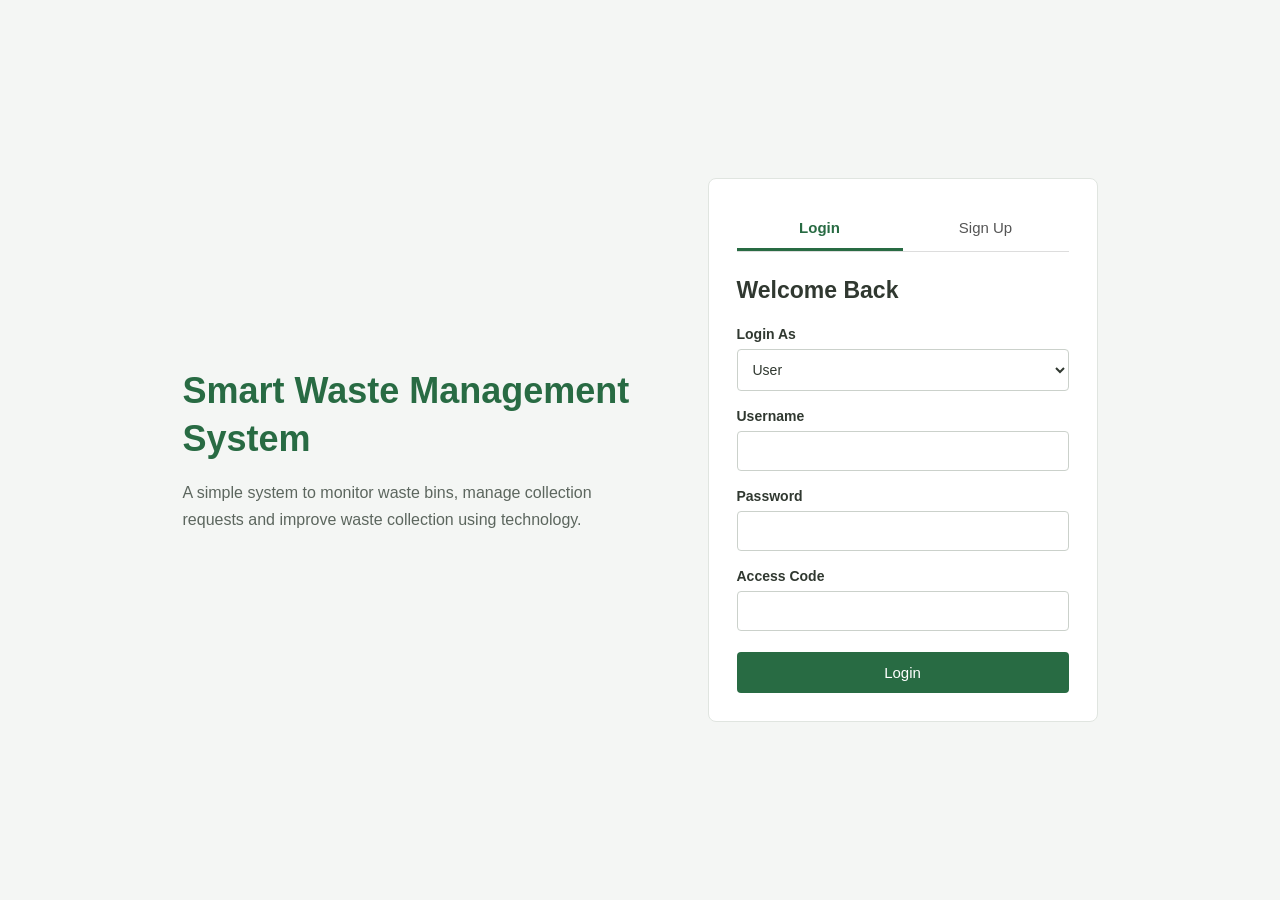
<file: frontend/index.html>
<!DOCTYPE html>
<html lang="en">
<head>
    <meta charset="UTF-8">
    <meta name="viewport" content="width=device-width, initial-scale=1.0">
    <title>Smart Waste Management System</title>

    <style>
        * {
            box-sizing: border-box;
        }

        body {
            margin: 0;
            min-height: 100vh;
            font-family: Arial, sans-serif;
            background: #f4f6f4;
            color: #303830;
        }

        .page-layout {
            min-height: 100vh;
            display: flex;
            align-items: center;
            justify-content: center;
            gap: 65px;
            padding: 35px;
        }

        .project-info {
            max-width: 460px;
        }

        .project-info h1 {
            color: #286b43;
            font-size: 36px;
            line-height: 1.35;
            margin: 0 0 15px;
        }

        .project-info p {
            color: #5c665e;
            font-size: 16px;
            line-height: 1.7;
            margin: 0;
        }

        .container {
            width: 100%;
            max-width: 390px;
            padding: 28px;
            background: #fff;
            border: 1px solid #e0e5e0;
            border-radius: 8px;
        }

        .tabs {
            display: flex;
            margin-bottom: 25px;
            border-bottom: 1px solid #ddd;
        }

        .tab {
            width: 50%;
            padding: 12px 8px;
            border: none;
            border-bottom: 3px solid transparent;
            background: #fff;
            color: #555;
            font-size: 15px;
            cursor: pointer;
        }

        .tab.active {
            color: #286b43;
            border-bottom-color: #286b43;
            font-weight: bold;
        }

        h2 {
            margin: 0 0 22px;
            font-size: 23px;
            font-weight: 600;
        }

        .form-group {
            margin-bottom: 17px;
        }

        label {
            display: block;
            margin-bottom: 7px;
            font-size: 14px;
            font-weight: bold;
        }

        input,
        select {
            width: 100%;
            padding: 11px;
            border: 1px solid #cbd1cb;
            border-radius: 4px;
            background: #fff;
            color: #303830;
            font-family: Arial, sans-serif;
            font-size: 14px;
        }

        input:focus,
        select:focus {
            outline: 2px solid #d4e7d9;
            border-color: #286b43;
        }

        .submit-btn {
            width: 100%;
            padding: 12px;
            margin-top: 4px;
            border: none;
            border-radius: 4px;
            background: #286b43;
            color: #fff;
            font-size: 15px;
            cursor: pointer;
        }

        .submit-btn:hover {
            background: #205536;
        }

        .message {
            padding: 10px;
            margin-bottom: 15px;
            border-radius: 4px;
            font-size: 13px;
            line-height: 1.5;
        }

        .error-message {
            color: #a32121;
            background: #fff0f0;
            border: 1px solid #e8c5c5;
        }

        .success-message {
            color: #1b6534;
            background: #edf7ef;
            border: 1px solid #c9e4cf;
        }

        .hidden {
            display: none;
        }

        @media (max-width: 800px) {
            .page-layout {
                flex-direction: column;
                justify-content: center;
                gap: 25px;
                padding: 25px 16px;
            }

            .project-info {
                max-width: 390px;
                text-align: center;
            }

            .project-info h1 {
                font-size: 29px;
            }

            .project-info p {
                font-size: 14px;
            }

            .container {
                max-width: 390px;
                padding: 24px 20px;
            }
        }
    </style>
</head>

<body>

    <div class="page-layout">

        <div class="project-info">
            <h1>Smart Waste Management System</h1>

            <p>
                A simple system to monitor waste bins, manage
                collection requests and improve waste collection
                using technology.
            </p>
        </div>

        <div class="container">

            <div class="tabs">
                <button type="button" id="login-tab"
                    class="tab active" onclick="showForm('login')">
                    Login
                </button>

                <button type="button" id="signup-tab"
                    class="tab" onclick="showForm('signup')">
                    Sign Up
                </button>
            </div>

            <!-- Login form -->
            <div id="login-section">

                <h2>Welcome Back</h2>

                <div id="error-message"
                    class="message error-message hidden"
                    role="alert" aria-live="polite">
                </div>

                <div id="success-message"
                    class="message success-message hidden"
                    role="status" aria-live="polite">
                    Account created successfully. You can now log in.
                </div>

                <form action="../backend/login.php" method="POST">

                    <div class="form-group">
                        <label for="role">Login As</label>

                        <select name="role" id="role" required>
                            <option value="user">User</option>
                            <option value="admin">Admin</option>
                        </select>
                    </div>

                    <div class="form-group">
                        <label for="login-username">Username</label>

                        <input type="text" id="login-username"
                            name="username" required
                            autocomplete="username">
                    </div>

                    <div class="form-group">
                        <label for="login-password">Password</label>

                        <input type="password" id="login-password"
                            name="password" required
                            autocomplete="current-password">
                    </div>

                    <div class="form-group">
                        <label for="access-code">Access Code</label>

                        <input type="password" id="access-code"
                            name="access_code" required
                            autocomplete="off">
                    </div>

                    <button type="submit" class="submit-btn">
                        Login
                    </button>

                </form>
            </div>

            <!-- Sign up form -->
            <div id="signup-section" class="hidden">

                <h2>Create Account</h2>

                <form action="signup.php" method="POST">

                    <div class="form-group">
                        <label for="signup-name">Full Name</label>

                        <input type="text" id="signup-name"
                            name="name" required
                            pattern="[A-Za-z]+( [A-Za-z]+)+"
                            title="Enter your first and last name using letters and a space."
                            autocomplete="name">
                    </div>

                    <div class="form-group">
                        <label for="signup-username">Username</label>

                        <input type="text" id="signup-username"
                            name="username" required minlength="4"
                            maxlength="20" autocomplete="username">
                    </div>

                    <div class="form-group">
                        <label for="signup-password">Password</label>

                        <input type="password" id="signup-password"
                            name="password" required minlength="8"
                            autocomplete="new-password">
                    </div>

                    <div class="form-group">
                        <label for="confirm-password">Confirm Password</label>

                        <input type="password" id="confirm-password"
                            name="confirm_password" required minlength="8"
                            autocomplete="new-password">
                    </div>

                    <button type="submit" class="submit-btn">
                        Create Account
                    </button>

                </form>
            </div>

        </div>
    </div>

    <script>
        function showForm(formName) {
            const loginSection =
                document.getElementById("login-section");

            const signupSection =
                document.getElementById("signup-section");

            const loginTab =
                document.getElementById("login-tab");

            const signupTab =
                document.getElementById("signup-tab");

            document.getElementById("error-message")
                .classList.add("hidden");

            document.getElementById("success-message")
                .classList.add("hidden");

            if (formName === "signup") {
                loginSection.classList.add("hidden");
                signupSection.classList.remove("hidden");

                loginTab.classList.remove("active");
                signupTab.classList.add("active");
            } else {
                signupSection.classList.add("hidden");
                loginSection.classList.remove("hidden");

                signupTab.classList.remove("active");
                loginTab.classList.add("active");
            }
        }

        const params = new URLSearchParams(window.location.search);
        const error = params.get("error");

        if (error) {
            showForm("login");

            const errorMessage =
                document.getElementById("error-message");

            if (error === "access") {
                errorMessage.textContent =
                    "Incorrect access code. Please try again.";
            } else {
                errorMessage.textContent =
                    "Invalid username, password or login role. Please try again.";
            }

            errorMessage.classList.remove("hidden");

            window.history.replaceState(
                {}, document.title, window.location.pathname
            );
        }

        if (params.get("signup") === "success") {
            showForm("login");

            document.getElementById("success-message")
                .classList.remove("hidden");

            window.history.replaceState(
                {}, document.title, window.location.pathname
            );
        }
    </script>

</body>
</html>
</file>
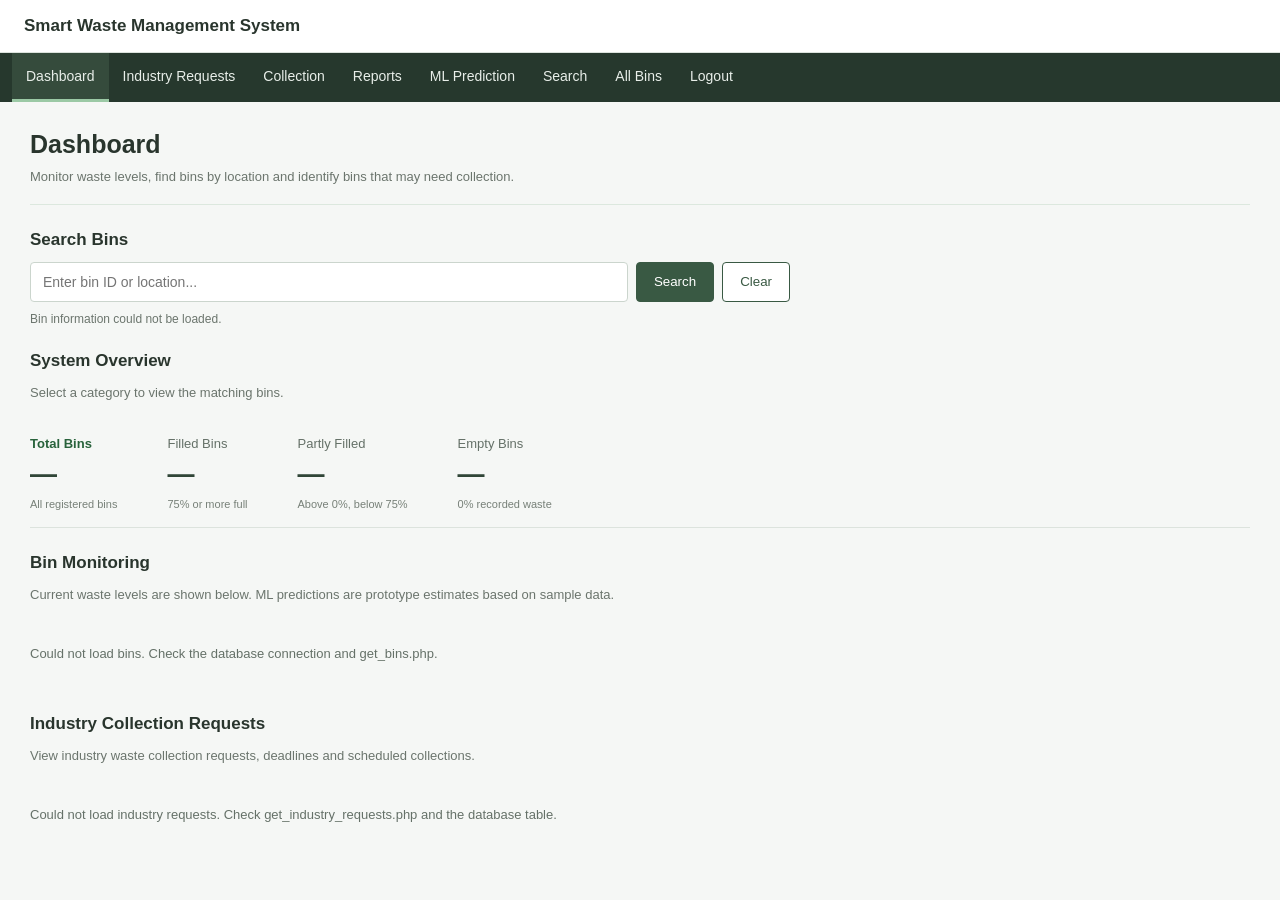
<file: frontend/dashboard.html>
<!DOCTYPE html>
<html lang="en">
<head>
    <meta charset="UTF-8">
    <meta name="viewport" content="width=device-width, initial-scale=1.0">
    <title>Smart Waste Management System</title>

    <style>
        * {
            box-sizing: border-box;
        }

        body {
            margin: 0;
            font-family: Arial, sans-serif;
            background: #f5f7f5;
            color: #29352d;
        }

        header {
            background: #ffffff;
            padding: 16px 24px;
            border-bottom: 1px solid #dce3dd;
            font-size: 17px;
            font-weight: bold;
        }

        .layout {
            display: block;
            min-height: calc(100vh - 54px);
        }

        /* Top navigation */
        .sidebar {
            width: 100%;
            display: flex;
            flex-wrap: wrap;
            align-items: center;
            background: #26382d;
            padding: 0 12px;
        }

        .sidebar a {
            display: block;
            padding: 15px 14px;
            color: #e8eee9;
            text-decoration: none;
            font-size: 14px;
            border-bottom: 3px solid transparent;
        }

        .sidebar a:hover,
        .sidebar a.active {
            background: #354b3c;
            border-bottom-color: #9bc9a5;
        }

        main {
            width: 100%;
            padding: 28px 30px;
        }

        .page-heading {
            margin-bottom: 25px;
            padding-bottom: 16px;
            border-bottom: 1px solid #dce8de;
        }

        h2 {
            margin: 0 0 8px;
            font-size: 25px;
            font-weight: 600;
        }

        h3 {
            margin: 25px 0 12px;
            font-size: 17px;
            font-weight: 600;
        }

        .intro {
            margin: 0;
            color: #6b756d;
            font-size: 13px;
            line-height: 1.6;
        }

        /* Search */
        .search-box {
            display: flex;
            gap: 8px;
            max-width: 760px;
        }

        .search-box input {
            flex: 1;
            min-width: 0;
            padding: 11px 12px;
            border: 1px solid #cbd5cd;
            border-radius: 4px;
            background: #ffffff;
            font-size: 14px;
        }

        .search-box input:focus {
            outline: 2px solid #b8d4bf;
            border-color: #568064;
        }

        .search-box button {
            padding: 10px 17px;
            border: 1px solid #395943;
            border-radius: 4px;
            background: #395943;
            color: #ffffff;
            cursor: pointer;
        }

        .search-box button:hover {
            background: #294331;
        }

        .search-box .clear-button {
            background: #ffffff;
            color: #395943;
        }

        .search-box .clear-button:hover {
            background: #edf4ee;
        }

        .search-info {
            margin: 10px 0;
            color: #6b756d;
            font-size: 12px;
        }

        /* Summary figures - no boxes */
        .summary {
            display: flex;
            align-items: flex-start;
            flex-wrap: wrap;
            gap: 50px;
            margin-top: 17px;
            padding: 15px 0;
            border-bottom: 1px solid #dce3dd;
        }

        .summary-card {
            padding: 0;
            background: transparent;
            border: none;
            border-radius: 0;
            cursor: pointer;
        }

        .summary-card span {
            display: block;
            margin-bottom: 8px;
            color: #657168;
            font-size: 13px;
        }

        .summary-card strong {
            display: block;
            font-size: 27px;
            font-weight: 600;
            color: #304637;
        }

        .summary-card .description {
            margin-top: 6px;
            color: #778078;
            font-size: 11px;
            line-height: 1.5;
        }

        .summary-card.selected {
            background: transparent;
            border: none;
        }

        .summary-card.selected span {
            color: #28623b;
            font-weight: bold;
        }

        .summary-card:focus-visible {
            outline: 2px solid #568064;
            outline-offset: 3px;
        }

        /* Bin and industry tables */
        .bins {
            width: 100%;
            overflow-x: auto;
            background: transparent;
            border: none;
            border-radius: 0;
        }

        .bin-table {
            width: 100%;
            border-collapse: collapse;
            background: transparent;
            font-size: 13px;
        }

        .bin-table th {
            padding: 13px 12px;
            text-align: left;
            color: #46564a;
            background: #edf3ee;
            border-bottom: 1px solid #d5dfd6;
            font-weight: 600;
            white-space: nowrap;
        }

        .bin-table td {
            padding: 14px 12px;
            border-bottom: 1px solid #e5e9e5;
            vertical-align: middle;
        }

        .bin-table tbody tr:last-child td {
            border-bottom: none;
        }

        .bin-table tbody tr:hover {
            background: #f0f5f0;
        }

        .bin-id {
            font-weight: bold;
            white-space: nowrap;
            color: #304637;
        }

        .waste-level {
            min-width: 115px;
        }

        .bar {
            width: 90px;
            height: 6px;
            margin-top: 7px;
            overflow: hidden;
            background: #e5e9e5;
            border-radius: 3px;
        }

        .bar div {
            height: 100%;
            background: #568064;
            border-radius: 3px;
        }

        .status {
            white-space: nowrap;
        }

        .prediction-value {
            font-weight: bold;
        }

        .prediction-note {
            display: block;
            margin-top: 4px;
            color: #778078;
            font-size: 11px;
            line-height: 1.4;
        }

        .message {
            padding: 15px 0;
            color: #657168;
            font-size: 13px;
        }

        @media (max-width: 950px) {
            main {
                padding: 22px 18px;
            }

            .sidebar a {
                padding: 13px 10px;
                font-size: 13px;
            }

            .summary {
                gap: 25px;
            }

            .bin-table {
                min-width: 700px;
            }
        }

        @media (max-width: 600px) {
            .sidebar {
                padding: 0;
            }

            .sidebar a {
                padding: 12px 9px;
                font-size: 12px;
            }

            main {
                padding: 20px 12px;
            }

            .summary {
                gap: 22px;
            }

            .search-box {
                flex-wrap: wrap;
            }

            .search-box input {
                flex-basis: 100%;
            }

            .bin-table {
                min-width: 700px;
            }
        }
    </style>
</head>

<body>

<header>Smart Waste Management System</header>

<div class="layout">

    <nav class="sidebar">
        <a class="active" href="dashboard.html">Dashboard</a>
        <a href="industry_requests.php">Industry Requests</a>
        <a href="collection.php">Collection</a>
        <a href="reports.php">Reports</a>
        <a href="prediction.php">ML Prediction</a>
        <a href="search.php">Search</a>
        <a href="bins.php">All Bins</a>
        <a href="index.html"
           onclick="return confirm('Return to the login page?')">Logout</a>
    </nav>

    <main>
        <div class="page-heading">
            <h2>Dashboard</h2>
            <p class="intro">
                Monitor waste levels, find bins by location and identify bins
                that may need collection.
            </p>
        </div>

        <h3>Search Bins</h3>

        <div class="search-box">
            <input type="search" id="binSearch"
                   placeholder="Enter bin ID or location..."
                   aria-label="Search bins">

            <button type="button" id="searchButton">Search</button>
            <button type="button" id="clearButton"
                    class="clear-button">Clear</button>
        </div>

        <p id="searchInfo" class="search-info">
            Loading bin information...
        </p>

        <h3>System Overview</h3>
        <p class="intro">Select a category to view the matching bins.</p>

        <div class="summary">
            <div class="summary-card selected"
                 role="button" tabindex="0" data-filter="all"
                 aria-pressed="true">
                <span>Total Bins</span>
                <strong id="total">—</strong>
                <div class="description">All registered bins</div>
            </div>

            <div class="summary-card"
                 role="button" tabindex="0" data-filter="filled"
                 aria-pressed="false">
                <span>Filled Bins</span>
                <strong id="filled">—</strong>
                <div class="description">75% or more full</div>
            </div>

            <div class="summary-card"
                 role="button" tabindex="0" data-filter="partial"
                 aria-pressed="false">
                <span>Partly Filled</span>
                <strong id="partial">—</strong>
                <div class="description">Above 0%, below 75%</div>
            </div>

            <div class="summary-card"
                 role="button" tabindex="0" data-filter="empty"
                 aria-pressed="false">
                <span>Empty Bins</span>
                <strong id="empty">—</strong>
                <div class="description">0% recorded waste</div>
            </div>
        </div>

        <h3>Bin Monitoring</h3>
        <p class="intro" style="margin-bottom: 12px;">
            Current waste levels are shown below. ML predictions are
            prototype estimates based on sample data.
        </p>

        <div id="binList" class="bins">
            <p class="message">Loading bins...</p>
        </div>

        <h3>Industry Collection Requests</h3>
        <p class="intro" style="margin-bottom: 12px;">
            View industry waste collection requests, deadlines and scheduled collections.
        </p>

        <div id="industryRequests" class="bins">
            <p class="message">Loading industry requests...</p>
        </div>

    </main>
</div>

<script>
    let allBins = [];
    let activeFilter = "all";

    // Sample predictions for the project demonstration.
    const predictions = {
        1: 43.5,
        2: 93.5,
        3: 100
    };

    const binList = document.getElementById("binList");
    const searchInput = document.getElementById("binSearch");
    const searchInfo = document.getElementById("searchInfo");

    function escapeHTML(value) {
        return String(value ?? "").replace(/[&<>"']/g, character => ({
            "&": "&amp;",
            "<": "&lt;",
            ">": "&gt;",
            '"': "&quot;",
            "'": "&#39;"
        }[character]));
    }

    function getFill(bin) {
        const value = Number(bin.fill_level ?? 0);

        if (!Number.isFinite(value)) {
            return 0;
        }

        return Math.max(0, Math.min(100, value));
    }

    function getStatus(bin) {
        const fill = getFill(bin);

        if (fill === 0) return "Empty";
        if (fill >= 75) return "Filled";

        return "Partly Filled";
    }

    function getBinLabel(bin) {
        return "BIN-" + String(bin.bin_id).padStart(3, "0");
    }

    function renderBins(bins) {
        if (bins.length === 0) {
            binList.innerHTML =
                '<p class="message">No matching bins found. Try another search.</p>';
            return;
        }

        const rows = bins.map(bin => {
            const label = getBinLabel(bin);
            const fill = getFill(bin);
            const location = escapeHTML(bin.location || "Unknown");
            const status = getStatus(bin);
            const prediction = predictions[Number(bin.bin_id)];

            const predictionText = prediction !== undefined
                ? prediction.toFixed(1) + "%"
                : "Not available";

            const predictionNote = prediction !== undefined
                ? "Sample-data estimate"
                : "No prediction configured";

            return `
                <tr>
                    <td class="bin-id">${escapeHTML(label)}</td>
                    <td>${location}</td>
                    <td class="waste-level">
                        ${fill}%
                        <div class="bar">
                            <div style="width: ${fill}%"></div>
                        </div>
                    </td>
                    <td class="status">${status}</td>
                    <td>
                        <span class="prediction-value">${predictionText}</span>
                        <span class="prediction-note">${predictionNote}</span>
                    </td>
                </tr>
            `;
        }).join("");

        binList.innerHTML = `
            <table class="bin-table">
                <thead>
                    <tr>
                        <th>Bin ID</th>
                        <th>Location</th>
                        <th>Waste Level</th>
                        <th>Status</th>
                        <th>ML Prediction</th>
                    </tr>
                </thead>
                <tbody>${rows}</tbody>
            </table>
        `;
    }

    function applyFilters() {
        const query = searchInput.value.trim().toLowerCase();

        let filtered = allBins.filter(bin => {
            const label = getBinLabel(bin).toLowerCase();
            const id = String(bin.bin_id ?? "").toLowerCase();
            const location = String(bin.location ?? "").toLowerCase();

            return label.includes(query) ||
                   id.includes(query) ||
                   location.includes(query);
        });

        if (activeFilter === "filled") {
            filtered = filtered.filter(
                bin => getStatus(bin) === "Filled"
            );
        } else if (activeFilter === "partial") {
            filtered = filtered.filter(
                bin => getStatus(bin) === "Partly Filled"
            );
        } else if (activeFilter === "empty") {
            filtered = filtered.filter(
                bin => getStatus(bin) === "Empty"
            );
        }

        renderBins(filtered);

        const categoryNames = {
            all: "bins",
            filled: "filled bins",
            partial: "partly filled bins",
            empty: "empty bins"
        };

        searchInfo.textContent = query
            ? `${filtered.length} matching ${categoryNames[activeFilter]} found.`
            : `Showing ${filtered.length} ${categoryNames[activeFilter]}.`;
    }

    function selectFilter(filter) {
        activeFilter = filter;

        document.querySelectorAll(".summary-card").forEach(card => {
            const selected = card.dataset.filter === filter;

            card.classList.toggle("selected", selected);
            card.setAttribute("aria-pressed", String(selected));
        });

        applyFilters();
    }

    document.querySelectorAll(".summary-card").forEach(card => {
        card.addEventListener("click", () => {
            selectFilter(card.dataset.filter);
        });

        card.addEventListener("keydown", event => {
            if (event.key === "Enter" || event.key === " ") {
                event.preventDefault();
                selectFilter(card.dataset.filter);
            }
        });
    });

    document.getElementById("searchButton")
        .addEventListener("click", applyFilters);

    searchInput.addEventListener("input", applyFilters);

    document.getElementById("clearButton").addEventListener("click", () => {
        searchInput.value = "";
        selectFilter("all");
        searchInput.focus();
    });

    // Load bin records from the existing PHP backend.
    fetch("../backend/get_bins.php")
        .then(response => {
            if (!response.ok) {
                throw new Error("Could not load bins.");
            }

            return response.json();
        })
        .then(data => {
            allBins = Array.isArray(data) ? data : (data.bins || []);

            document.getElementById("total").textContent = allBins.length;

            document.getElementById("filled").textContent =
                allBins.filter(bin => getStatus(bin) === "Filled").length;

            document.getElementById("partial").textContent =
                allBins.filter(bin => getStatus(bin) === "Partly Filled").length;

            document.getElementById("empty").textContent =
                allBins.filter(bin => getStatus(bin) === "Empty").length;

            applyFilters();
        })
        .catch(error => {
            binList.innerHTML =
                '<p class="message">Could not load bins. Check the database connection and get_bins.php.</p>';

            searchInfo.textContent = "Bin information could not be loaded.";

            console.error(error);
        });

    // Load industry requests from the backend.
    fetch("../backend/get_industry_requests.php")
        .then(response => {
            if (!response.ok) {
                throw new Error("Could not load industry requests.");
            }

            return response.json();
        })
        .then(data => {
            const container = document.getElementById("industryRequests");

            if (!Array.isArray(data)) {
                throw new Error("Unexpected industry request data.");
            }

            if (data.length === 0) {
                container.innerHTML =
                    '<p class="message">No industry requests found.</p>';
                return;
            }

            const rows = data.map(request => `
                <tr>
                    <td>${escapeHTML(request.industry_name)}</td>
                    <td>${escapeHTML(request.collection_areas)}</td>
                    <td>${escapeHTML(request.waste_quantity)} kg</td>
                    <td>${escapeHTML(request.contact_name)}</td>
                    <td>${escapeHTML(request.requested_deadline)}</td>
                    <td>${escapeHTML(request.scheduled_collection_date)}</td>
                    <td>${escapeHTML(request.scheduled_collection_time)}</td>
                    <td>${escapeHTML(request.priority)}</td>
                    <td>${escapeHTML(request.status)}</td>
                </tr>
            `).join("");

            container.innerHTML = `
                <table class="bin-table">
                    <thead>
                        <tr>
                            <th>Industry</th>
                            <th>Collection Areas</th>
                            <th>Quantity</th>
                            <th>Contact Person</th>
                            <th>Deadline</th>
                            <th>Scheduled Date</th>
                            <th>Collection Time</th>
                            <th>Priority</th>
                            <th>Status</th>
                        </tr>
                    </thead>
                    <tbody>${rows}</tbody>
                </table>
            `;
        })
        .catch(error => {
            document.getElementById("industryRequests").innerHTML =
                '<p class="message">Could not load industry requests. Check get_industry_requests.php and the database table.</p>';

            console.error(error);
        });
</script>

</body>
</html>
</file>
